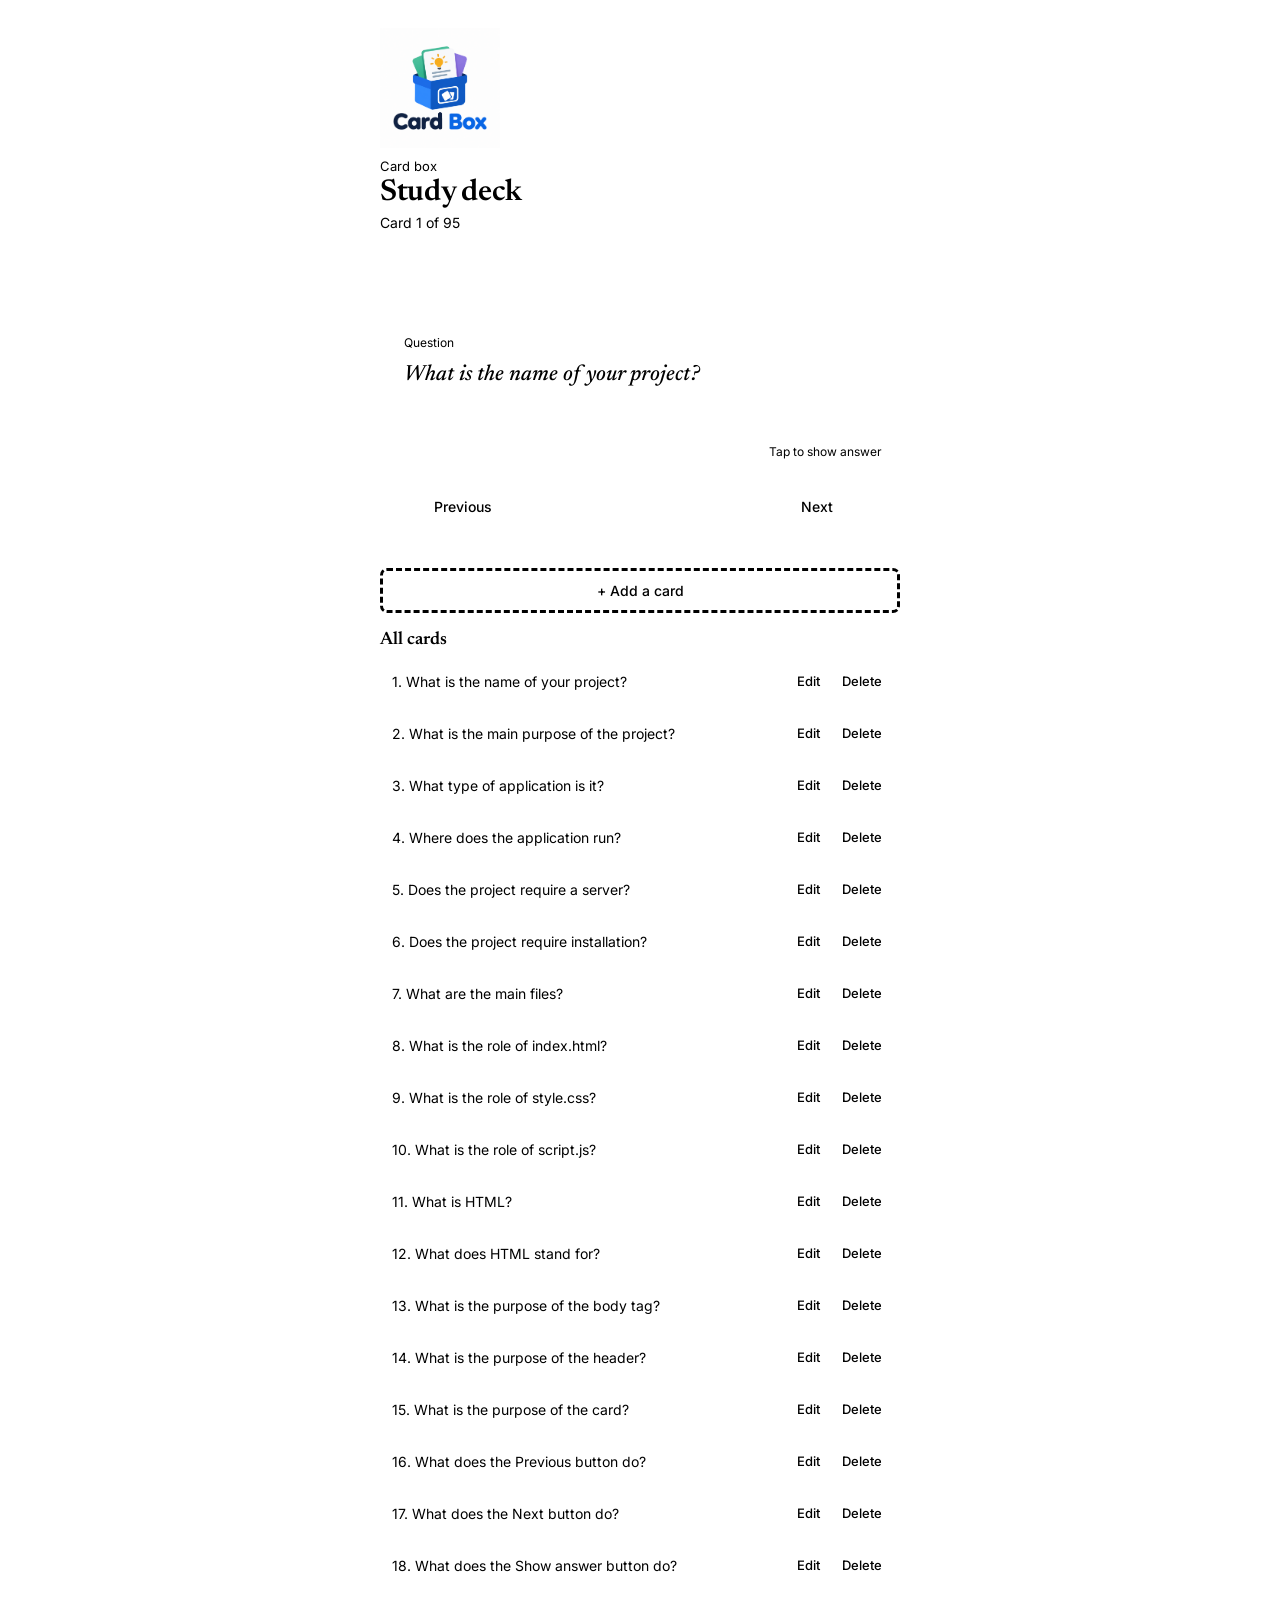
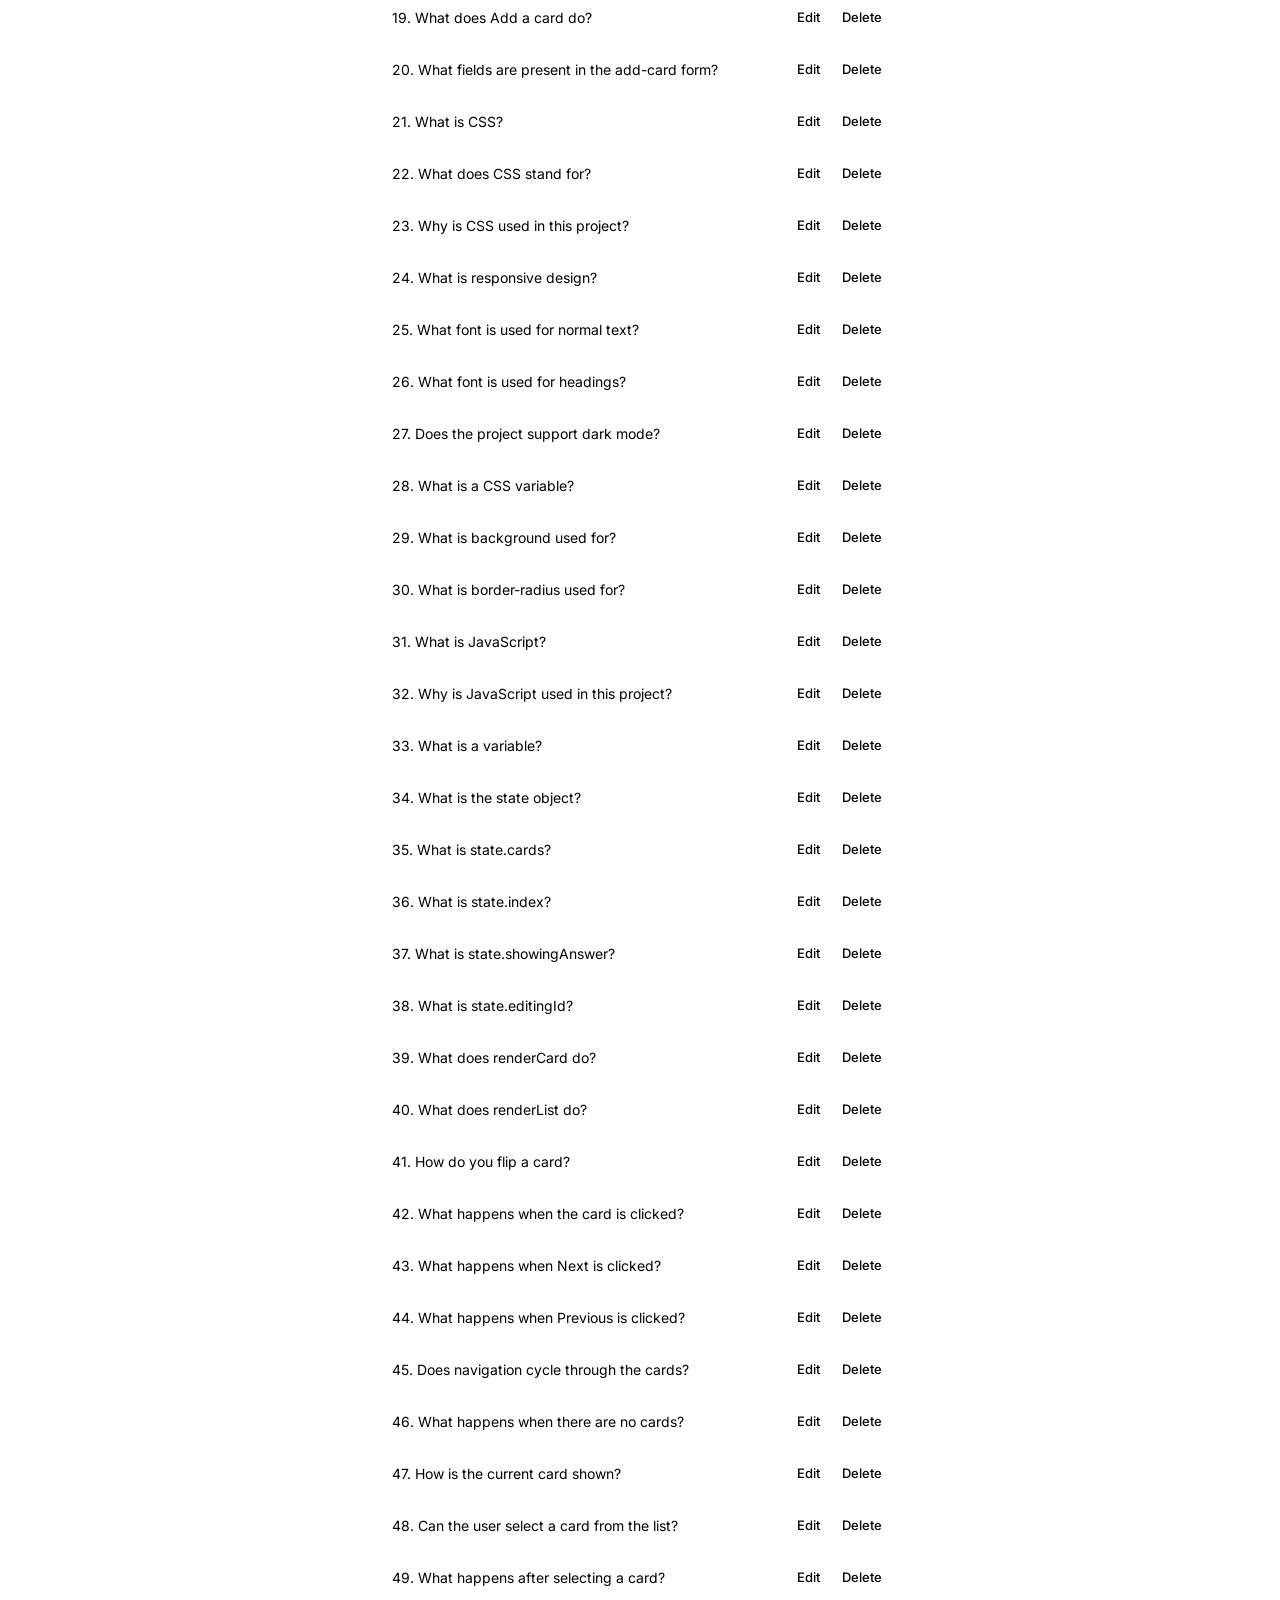
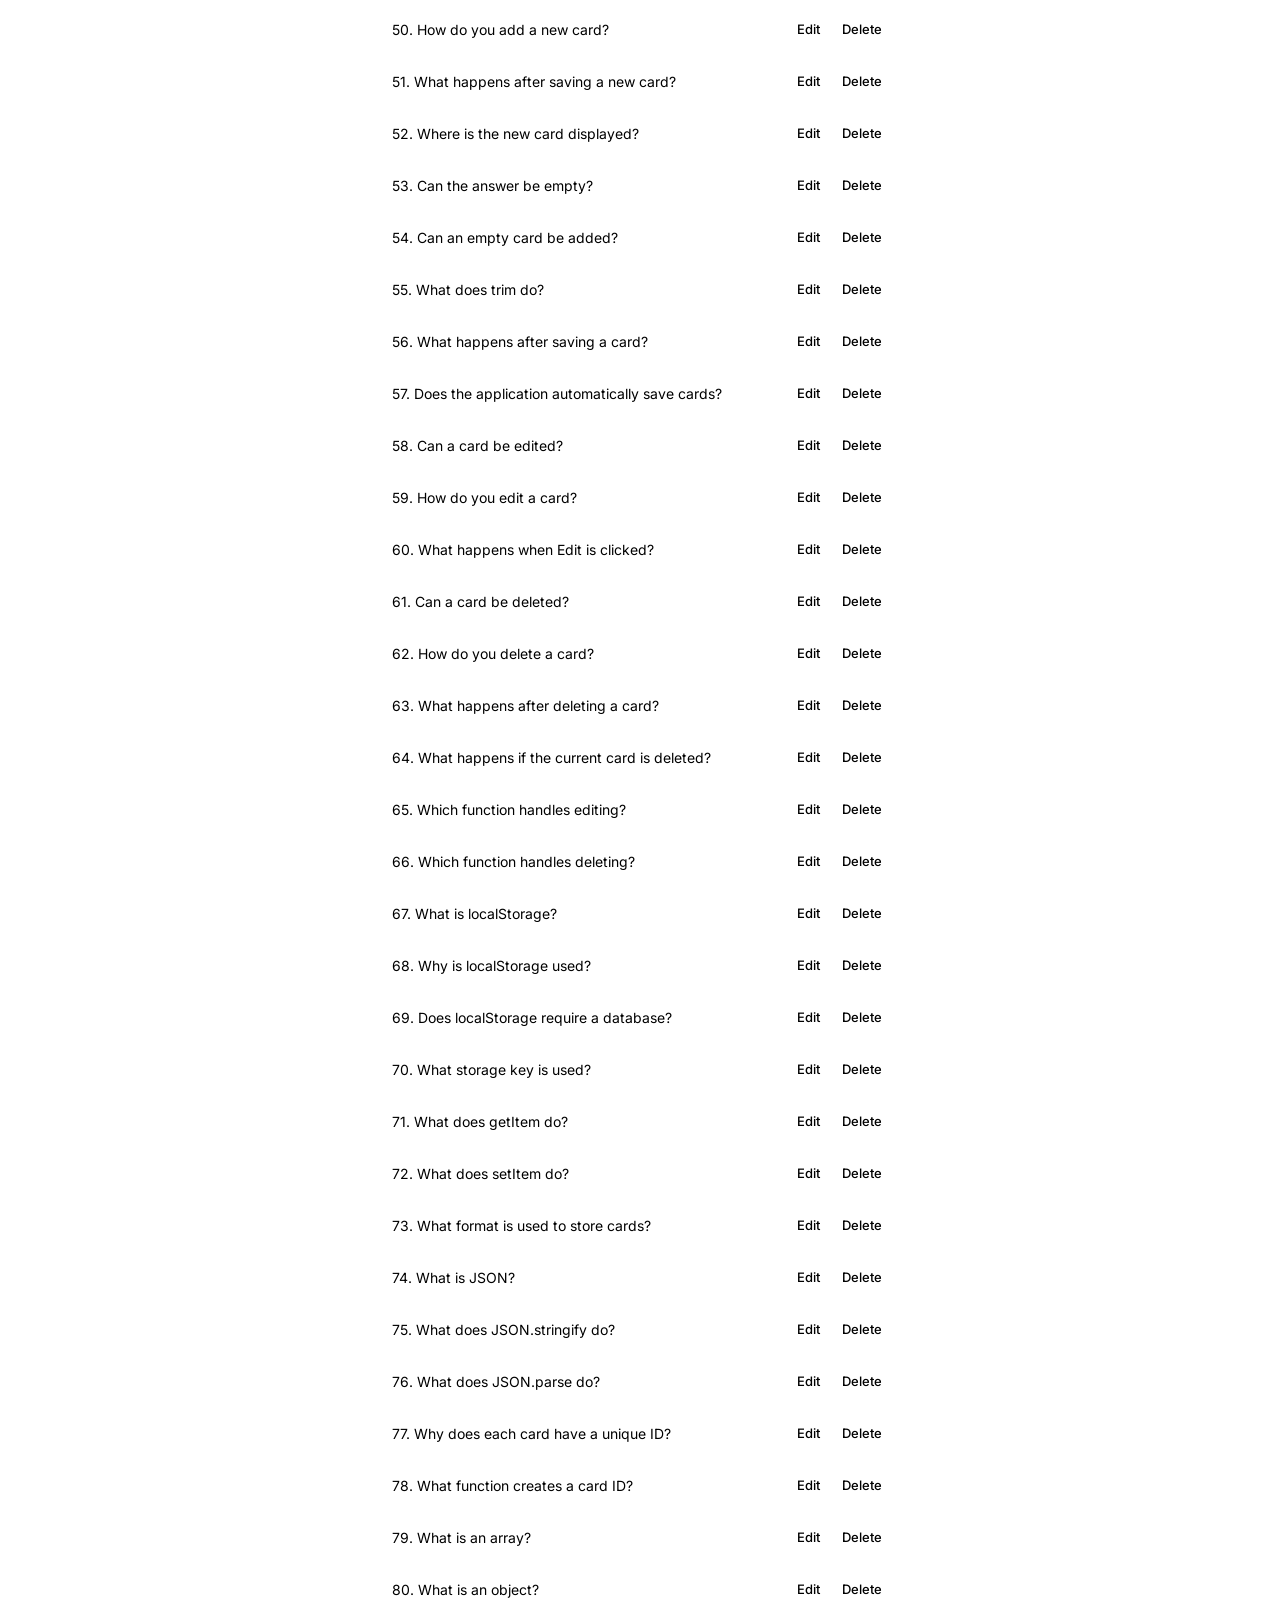
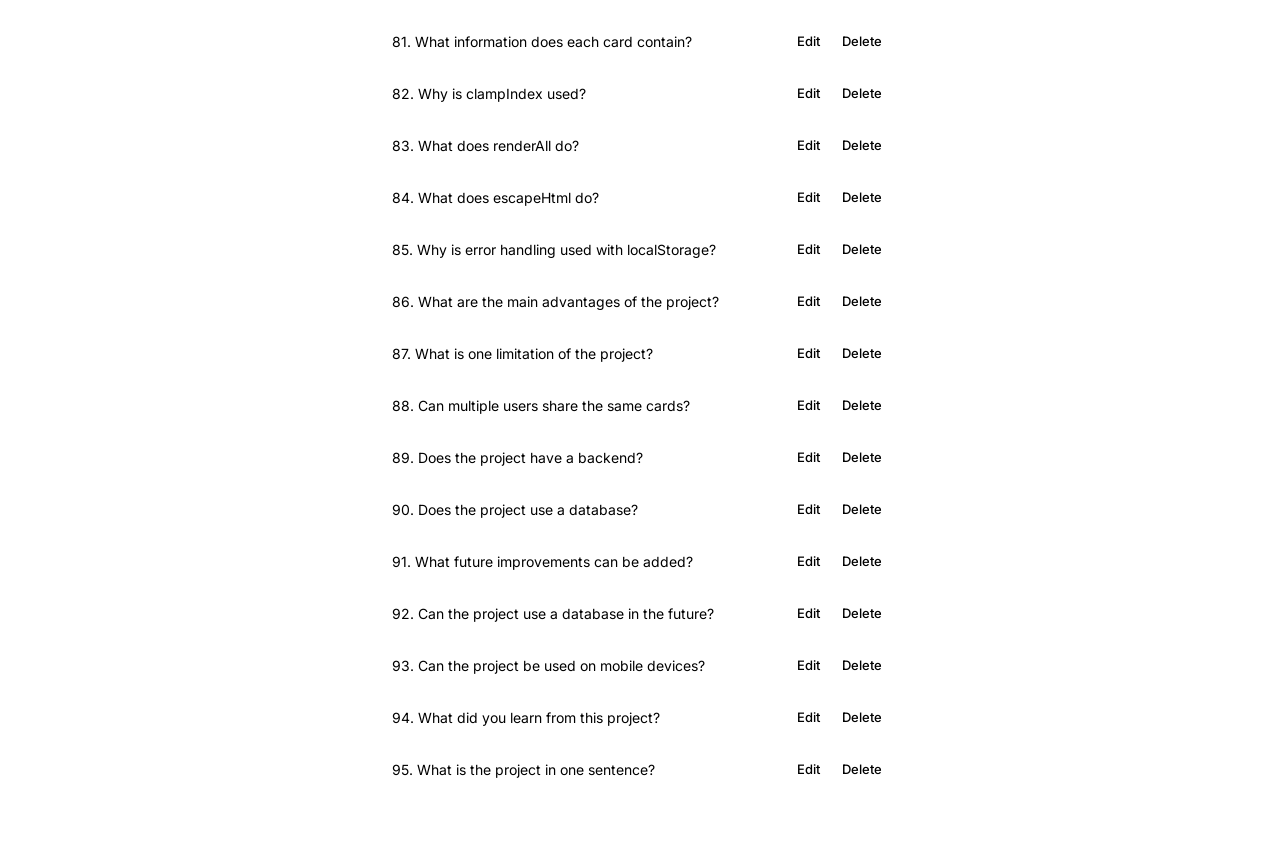
<file: codealpha_chatbox/codealpha_chatbox/index.html>
<!DOCTYPE html>
<html lang="en">
<head>
<meta charset="UTF-8">
<meta name="viewport" content="width=device-width, initial-scale=1, viewport-fit=cover">
<title>Card Box — Flashcard Study</title>
<link rel="preconnect" href="https://fonts.googleapis.com">
<link href="https://fonts.googleapis.com/css2?family=Newsreader:ital,wght@0,500;0,600;1,500&family=Inter:wght@400;500;600&display=swap" rel="stylesheet">
<link rel="stylesheet" href="style.css">
</head>
<body>
<div class="wrap">
  <header>
    <img src="logo.png" alt="Card Box Logo" class="logo">
    <p class="eyebrow">Card box</p>
    <h1>Study deck</h1>
    <p class="progress" id="progress"></p>
  </header>

  <div class="stage">
    <div class="card" id="card">
      <div class="empty" id="emptyMsg">No cards yet — add one below to start studying.</div>
    </div>
  </div>

  <div class="navrow">
    <button id="prevBtn">Previous</button>
    <button id="flipBtn" class="primary">Show answer</button>
    <button id="nextBtn">Next</button>
  </div>

  <button class="addtrigger" id="addTrigger">+ Add a card</button>
  <div class="addform" id="addForm">
    <div>
      <label for="qInput">Question</label>
      <textarea id="qInput" rows="2"></textarea>
    </div>
    <div>
      <label for="aInput">Answer</label>
      <textarea id="aInput" rows="2"></textarea>s
    </div>
    <div class="formrow">
      <button id="cancelForm">Cancel</button>
      <button id="saveForm" class="primary">Save card</button>
    </div>
  </div>

  <p class="section-title">All cards</p>
  <div class="list" id="list"></div>
</div>

<script src="script.js"></script>
</body>
</html>
</file>
<file: codealpha_chatbox/codealpha_chatbox/style.css>
```css
:root{
  --paper:#F7F3EA;
  --ink:#2B2A26;
  --ink-soft:#6B655A;
  --card:#FFFFFF;
  --line:#DED5C2;
  --navy:#2F4858;
  --gold:#B98900;
  --danger:#A24936;
  box-sizing:border-box;
  padding-top:env(safe-area-inset-top,0px);
  padding-bottom:env(safe-area-inset-bottom,0px);
}

@media (prefers-color-scheme: dark){
  :root:not([data-theme="light"]){
    --paper:#1C1A17;
    --ink:#EDE7DA;
    --ink-soft:#A79E8C;
    --card:#26231E;
    --line:#3B362D;
    --navy:#7FA6BF;
    --gold:#D8B24C;
    --danger:#E08A76;
  }
}

:root[data-theme="dark"]{
  --paper:#1C1A17;
  --ink:#EDE7DA;
  --ink-soft:#A79E8C;
  --card:#26231E;
  --line:#3B362D;
  --navy:#7FA6BF;
  --gold:#D8B24C;
  --danger:#E08A76;
}

html{
  scroll-padding-top:env(safe-area-inset-top,0px);
}

*{
  box-sizing:border-box;
}

body{
  margin:0;
  background:var(--paper);
  color:var(--ink);
  font-family:'Inter',sans-serif;
  min-height:100%;
  padding:28px 18px 60px;
}

.wrap{
  max-width:520px;
  margin:0 auto;
}

header{
  margin-bottom:22px;
}

header .eyebrow{
  font-size:13px;
  color:var(--ink-soft);
  margin:0 0 4px;
}

h1{
  font-family:'Newsreader',serif;
  font-weight:600;
  font-size:30px;
  margin:0;
  letter-spacing:-0.01em;
}

.progress{
  font-size:14px;
  color:var(--ink-soft);
  margin-top:6px;
}

.stage{
  perspective:1200px;
  margin:22px 0 14px;
}

.card{
  position:relative;
  min-height:220px;
  border-radius:10px;
  background:var(--card);
  border:1px solid var(--line);
  box-shadow:0 1px 0 var(--line);
  padding:28px 24px;
  display:flex;
  flex-direction:column;
  justify-content:center;
  cursor:pointer;
}

.card .tag{
  font-size:12px;
  color:var(--ink-soft);
  margin-bottom:10px;
}

.card .tag.answer{
  color:var(--gold);
}

.card p{
  font-family:'Newsreader',serif;
  font-size:22px;
  line-height:1.4;
  margin:0;
  font-style:italic;
  font-weight:500;
}

.card .hint{
  position:absolute;
  bottom:14px;
  right:18px;
  font-size:12px;
  color:var(--ink-soft);
}

.empty{
  text-align:center;
  padding:40px 20px;
  color:var(--ink-soft);
  font-family:'Newsreader',serif;
  font-style:italic;
  font-size:18px;
}

.navrow{
  display:flex;
  gap:10px;
  margin-bottom:28px;
}

button{
  font-family:'Inter',sans-serif;
  font-size:14px;
  font-weight:500;
  border-radius:7px;
  border:1px solid var(--line);
  background:var(--card);
  color:var(--ink);
  padding:11px 14px;
  cursor:pointer;
}

button:active{
  transform:translateY(1px);
}

.navrow button{
  flex:1;
}

.primary{
  background:var(--navy);
  border-color:var(--navy);
  color:#fff;
}

.section-title{
  font-family:'Newsreader',serif;
  font-size:18px;
  font-weight:600;
  margin:0 0 10px;
  padding-top:18px;
  border-top:1px solid var(--line);
}

.list{
  display:flex;
  flex-direction:column;
  gap:8px;
}

.item{
  display:flex;
  align-items:center;
  gap:10px;
  background:var(--card);
  border:1px solid var(--line);
  border-radius:8px;
  padding:10px 12px;
}

.item .q{
  flex:1;
  font-size:14px;
  overflow:hidden;
  text-overflow:ellipsis;
  white-space:nowrap;
}

.item.current{
  border-color:var(--navy);
}

.iconbtn{
  border:none;
  background:none;
  padding:4px 6px;
  font-size:13px;
  color:var(--ink-soft);
  cursor:pointer;
}

.iconbtn.del{
  color:var(--danger);
}

.addform{
  background:var(--card);
  border:1px solid var(--line);
  border-radius:10px;
  padding:16px;
  margin-top:14px;
  display:none;
  flex-direction:column;
  gap:10px;
}

.addform.open{
  display:flex;
}

.addform label{
  font-size:12px;
  color:var(--ink-soft);
}

.addform textarea{
  width:100%;
  font-family:'Inter',sans-serif;
  font-size:14px;
  border:1px solid var(--line);
  border-radius:6px;
  padding:9px 10px;
  background:var(--paper);
  color:var(--ink);
  resize:vertical;
  min-height:44px;
}

.formrow{
  display:flex;
  gap:8px;
  justify-content:flex-end;
}

.addtrigger{
  width:100%;
  margin-top:14px;
  border-style:dashed;
}

/* Card Box Logo */
.logo{
  width:120px;
  height:auto;
  display:block;
  margin-bottom:10px;
}
```
</file>
